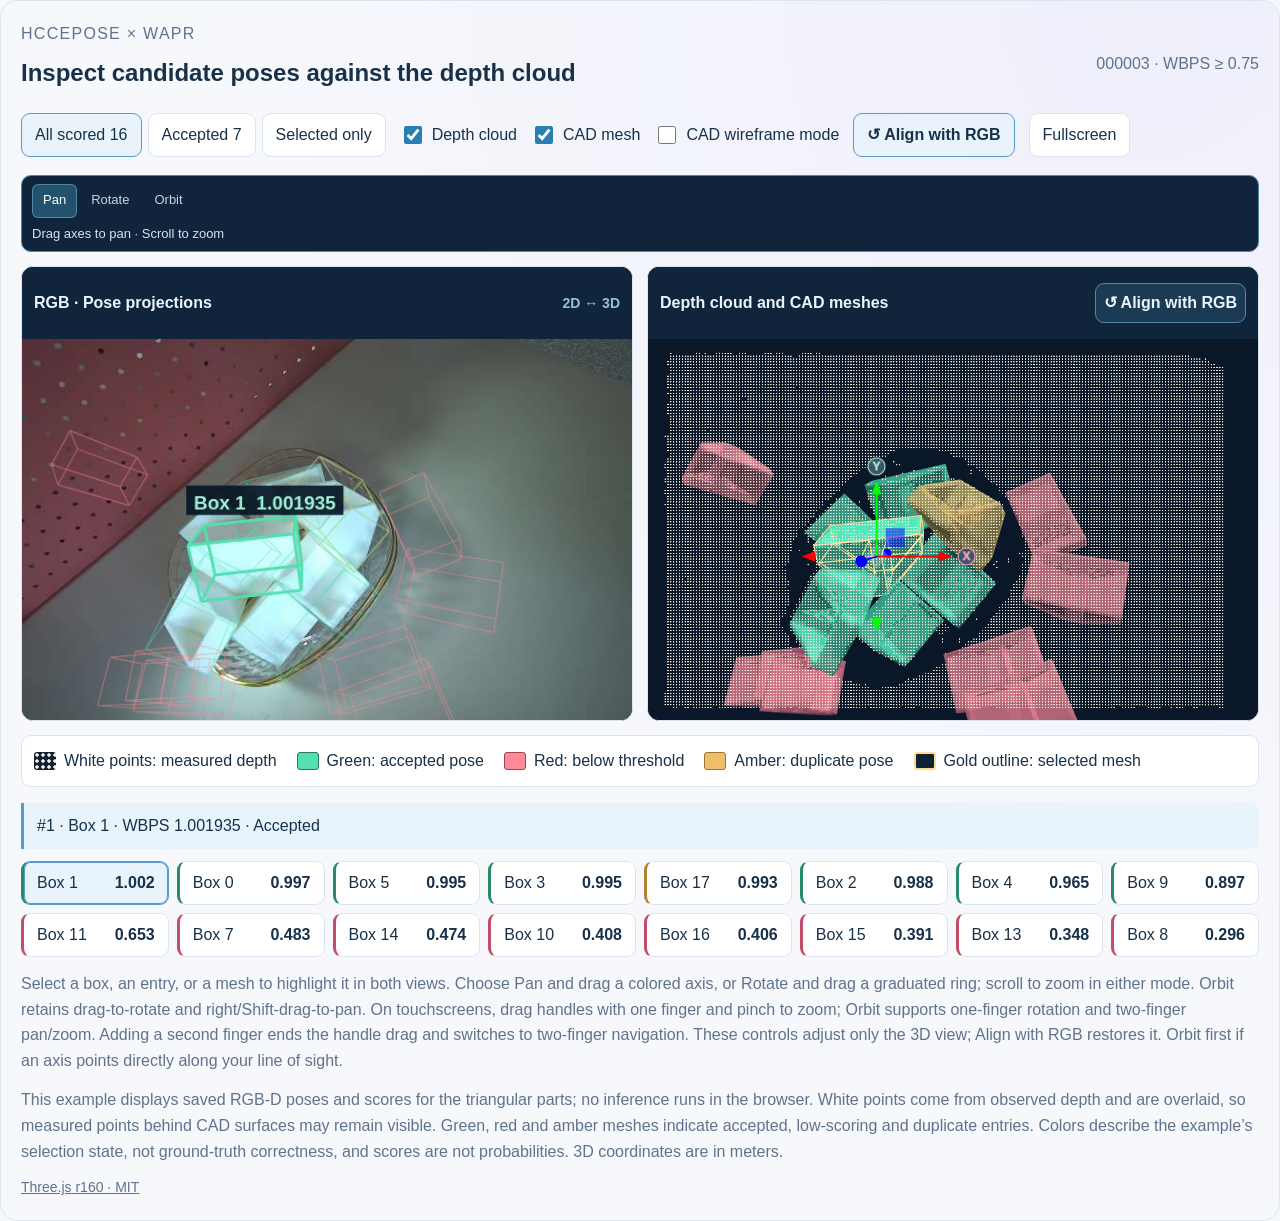
<file: docs/assets/wapr-viewer/index.html>
<!DOCTYPE html>

<html data-lang="en" data-theme="light" lang="en">
<head>
<meta charset="utf-8"/>
<meta content="width=device-width,initial-scale=1" name="viewport"/>
<title>HCCEPose + WAPR · RGB-D / 3D</title>
<link href="viewer.css?v=view-feedback-cache-20261117" rel="stylesheet"/>
<link rel="canonical" href="https://wangyulin-seu.github.io/hccepose/assets/docs/assets/wapr-viewer/index.html">
</head>
<body>
<main class="studio">
<header class="studio-heading"><div><span class="eyebrow">HCCEPOSE × WAPR</span><h1><span class="zh">查看候选位姿与深度点云</span><span class="en">Inspect candidate poses against the depth cloud</span></h1></div><span class="frame" id="scene-label">000003 · WBPS ≥ 0.75</span></header>
<div aria-label="显示选项" class="toolbar" data-label-en="Display controls" data-label-zh="显示选项">
<div aria-label="候选位姿筛选" class="mode-switch" data-label-en="Filter candidate poses" data-label-zh="候选位姿筛选" role="group">
<button aria-pressed="true" data-mode="all" type="button"><span class="zh">全部已评分 <span data-count="all">16</span></span><span class="en">All scored <span data-count="all">16</span></span></button>
<button aria-pressed="false" data-mode="accepted" type="button"><span class="zh">保留 <span data-count="accepted">7</span></span><span class="en">Accepted <span data-count="accepted">7</span></span></button>
<button aria-pressed="false" data-mode="selected" type="button"><span class="zh">仅看选中项</span><span class="en">Selected only</span></button>
</div>
<label><input checked="" id="cloud-toggle" type="checkbox"/><span class="zh">深度点云</span><span class="en">Depth cloud</span></label>
<label><input checked="" id="mesh-toggle" type="checkbox"/><span class="zh">CAD 网格</span><span class="en">CAD mesh</span></label>
<label data-title-zh="以线框显示 CAD；需要开启 CAD 网格" data-title-en="Show CAD as wireframes; requires CAD meshes to be enabled" title="以线框显示 CAD；需要开启 CAD 网格"><input id="edges-toggle" type="checkbox"/><span class="zh">CAD 线框模式</span><span class="en">CAD wireframe mode</span></label>
<button class="align-button" data-align-image="" data-title-en="Restore the calibrated RGB camera view" data-title-zh="恢复 RGB 相机的标定视角" id="reset" title="恢复 RGB 相机的标定视角" type="button"><span class="zh">↺ 对齐原图</span><span class="en">↺ Align with RGB</span></button>
<button id="fullscreen" type="button"><span class="zh">全屏</span><span class="en">Fullscreen</span></button>
</div>
<div class="view-navigation"><div class="view-tools" role="group" data-label-zh="右侧视图操作" data-label-en="3D view controls" aria-label="右侧视图操作"><button type="button" data-view-tool="translate" aria-pressed="true" disabled><span class="zh">平移</span><span class="en">Pan</span></button><button type="button" data-view-tool="rotate" aria-pressed="false" disabled><span class="zh">旋转</span><span class="en">Rotate</span></button><button type="button" data-view-tool="orbit" aria-pressed="false" disabled><span class="zh">自由查看</span><span class="en">Orbit</span></button></div><output id="view-feedback" aria-live="off"></output><p id="view-help"></p></div>
<div class="views">
<section class="view"><h2><span class="zh">RGB · 位姿投影</span><span class="en">RGB · Pose projections</span><span class="view-tag">2D ↔ 3D</span></h2><canvas aria-label="点击图中的框以选择三维网格" data-label-en="Select a box to highlight its 3D mesh" data-label-zh="点击图中的框以选择三维网格" height="400" id="photo" tabindex="0" width="640"></canvas></section>
<section class="view"><h2><span class="zh">深度点云与 CAD 网格</span><span class="en">Depth cloud and CAD meshes</span><button class="view-align" data-align-image="" data-title-en="Restore the calibrated RGB camera view" data-title-zh="恢复 RGB 相机的标定视角" title="恢复 RGB 相机的标定视角" type="button"><span class="zh">↺ 对齐原图</span><span class="en">↺ Align with RGB</span></button></h2><div class="cloud-stage"><canvas aria-describedby="view-help" aria-label="深度点云与 CAD 三维视图" data-label-en="3D view of the depth cloud and CAD meshes" data-label-zh="深度点云与 CAD 三维视图" id="cloud" tabindex="0"></canvas><div id="loading" role="status"><span class="spinner"></span><span class="zh">正在准备三维场景…</span><span class="en">Preparing 3D scene…</span></div></div></section>
</div>
<div aria-label="图例" class="geometry-legend" data-label-en="Legend" data-label-zh="图例">
<span><i aria-hidden="true" class="legend-points"></i><span class="zh">白点：实测深度</span><span class="en">White points: measured depth</span></span>
<span><i aria-hidden="true" class="legend-mesh legend-pass"></i><span class="zh">绿色：保留的位姿</span><span class="en">Green: accepted pose</span></span>
<span><i aria-hidden="true" class="legend-mesh legend-fail"></i><span class="zh">红色：低于阈值</span><span class="en">Red: below threshold</span></span>
<span><i aria-hidden="true" class="legend-mesh legend-duplicate"></i><span class="zh">橙色：重复位姿</span><span class="en">Amber: duplicate pose</span></span>
<span><i aria-hidden="true" class="legend-selected"></i><span class="zh">金色轮廓：当前选中</span><span class="en">Gold outline: selected mesh</span></span>
</div>
<p aria-live="polite" class="selection" id="selection"><span class="zh">正在读取已保存的位姿和评分…</span><span class="en">Reading saved poses and scores…</span></p>
<div aria-label="选择已评分的位姿" class="instances" data-label-en="Select a scored pose" data-label-zh="选择已评分的位姿" id="instances" role="group"></div>
<p class="hint"><span class="zh">点击图中的框、下方条目或三维网格可同步高亮。右侧选“平移”后拖彩色轴，选“旋转”后拖刻度环，滚轮始终缩放；“自由查看”保留拖动旋转、右键或 Shift 拖动平移。手机可单指拖动轴或环，双指缩放；“自由查看”支持单指旋转和双指平移/缩放。拖轴或环时加入第二指，会结束单指操作并转为双指查看。操作仅调整右侧视图，点击“对齐原图”恢复。若某条轴正对视线，先用“自由查看”转动视角。</span><span class="en">Select a box, an entry, or a mesh to highlight it in both views. Choose Pan and drag a colored axis, or Rotate and drag a graduated ring; scroll to zoom in either mode. Orbit retains drag-to-rotate and right/Shift-drag-to-pan. On touchscreens, drag handles with one finger and pinch to zoom; Orbit supports one-finger rotation and two-finger pan/zoom. Adding a second finger ends the handle drag and switches to two-finger navigation. These controls adjust only the 3D view; Align with RGB restores it. Orbit first if an axis points directly along your line of sight.</span></p>
<p class="note"><span class="zh">本示例展示已保存的三角块 RGB-D 位姿和评分，浏览器不执行推理。白色散点来自观测深度，叠加显示时 CAD 后方的测量点也可能可见；绿、红、橙色网格分别标记保留、低分和重复项。颜色表示示例筛选状态，不是真值对错；评分也不是概率。三维坐标以米为单位。</span><span class="en">This example displays saved RGB-D poses and scores for the triangular parts; no inference runs in the browser. White points come from observed depth and are overlaid, so measured points behind CAD surfaces may remain visible. Green, red and amber meshes indicate accepted, low-scoring and duplicate entries. Colors describe the example’s selection state, not ground-truth correctness, and scores are not probabilities. 3D coordinates are in meters.</span></p>
<a class="license" href="THREE-LICENSE.txt" rel="noopener" target="_blank">Three.js r160 · MIT</a>
</main>
<script src="viewer.js?v=english-default-20261118" type="module"></script>
</body>
</html>
</file>
<file: docs/assets/wapr-viewer/viewer.css>
/* Match the parent blue/purple studio palette; scores also use explicit pass/fail words.
   延续父页面青蓝紫配色，接收状态同时使用文字和绿/红色，不只依赖颜色。 */
:root { color-scheme: light; font-family: -apple-system, BlinkMacSystemFont, "Segoe UI", "Microsoft YaHei", sans-serif; --bg: #f6f8fc; --panel: #fff; --text: #183149; --muted: #60738b; --line: #dbe5f0; --active: #e8f3fb; }
:root[data-theme="dark"] { color-scheme: dark; --bg: #111d2c; --panel: #172638; --text: #ecf5ff; --muted: #b0c0d5; --line: #31455e; --active: #21435d; }
* { box-sizing: border-box; }
body { margin: 0; color: var(--text); background: var(--bg); font-size: 16px; line-height: 1.6; }
html[data-lang="zh"] .en, html[data-lang="en"] .zh { display: none; }
.studio { padding: 20px; border: 1px solid var(--line); border-radius: 18px; background: radial-gradient(ellipse at 90% 0, #9b87ed14, transparent 55%), var(--bg); }
.studio-heading { display: flex; flex-wrap: wrap; gap: 10px 20px; justify-content: space-between; align-items: center; }
.eyebrow { color: var(--muted); letter-spacing: .08em; font-size: 16px; }
h1 { margin: 8px 0 16px; font-size: 24px; line-height: 1.5; }
.frame { color: var(--muted); font-variant-numeric: tabular-nums; }
.toolbar { display: flex; flex-wrap: wrap; align-items: center; gap: 10px 14px; margin: 6px 0 18px; }
button, label { font: inherit; }
button { min-height: 44px; padding: 8px 13px; border: 1px solid var(--line); border-radius: 9px; background: var(--panel); color: var(--text); cursor: pointer; }
button:hover, button[aria-pressed="true"] { border-color: #569bcc; background: var(--active); }
button:disabled { opacity: .45; cursor: not-allowed; border-color: var(--line); background: var(--panel); }
.align-button { border-color: #569bcc; background: var(--active); font-weight: 650; }
button:focus-visible, canvas:focus-visible, input:focus-visible { outline: 3px solid #6fa6d8; outline-offset: 3px; }
.mode-switch { display: flex; flex-wrap: wrap; gap: 6px; }
.toolbar label { display: inline-flex; gap: 7px; align-items: center; min-height: 44px; cursor: pointer; }
input { width: 18px; height: 18px; accent-color: #287fb1; }
/* Share the natural header row across both panes, including wrapped translations.
   双栏共用自然高度的标题行；翻译换行时一起增高，保持两张画布的起点一致。 */
.views { display: grid; grid-template-columns: repeat(2, minmax(0, 1fr)); grid-template-rows: auto auto; gap: 0 14px; }
.view { display: grid; grid-template-rows: subgrid; grid-row: span 2; overflow: hidden; min-width: 0; border: 1px solid var(--line); border-radius: 12px; background: #081423; }
h2 { display: flex; flex-wrap: wrap; justify-content: space-between; gap: 8px; align-items: center; min-height: 72px; margin: 0; padding: 12px; font-size: 16px; line-height: 1.5; color: #eaf4ff; background: #10253b; }
/* Wrap the reset button before a narrow pane squeezes its translated title into a column.
   窄画框先让复位按钮换行，避免英文标题被挤成细长的一列。 */
h2 > .zh, h2 > .en { flex: 1 1 150px; }
.view-align { flex-shrink: 0; min-height: 40px; padding: 5px 8px; font-size: 16px; color: #eaf4ff; border-color: #5287a9; background: #1a3b53; }
.view-align:hover { color: #fff; background: #24516e; }
.view-tag { color: #91c3df; font-size: 14px; white-space: nowrap; }
canvas { display: block; width: 100%; aspect-ratio: 8 / 5; touch-action: none; }
.cloud-stage { position: relative; }
/* Keep tools and instructions outside the image, even when one pane is only 248px wide.
   控件与提示放在画布外；单个画框仅248px宽时，也不遮住坐标轴或工件。 */
.view-navigation { display: flex; flex-wrap: wrap; align-items: center; gap: 6px 12px; margin-bottom: 14px; padding: 8px 10px; border: 1px solid #5287a9; border-radius: 10px; background: #10253b; }
.view-tools { display: flex; gap: 3px; }
.view-tools button { min-height: 34px; padding: 5px 10px; font-size: 13px; border: 1px solid transparent; border-radius: 6px; color: #c0d5e6; background: transparent; }
.view-tools button:hover, .view-tools button[aria-pressed="true"] { color: #fff; border-color: #79bde280; background: #24516e; }
.view-tools button:disabled { opacity: .55; background: transparent; border-color: transparent; }
#view-help { flex-basis: 100%; margin: 0; color: #d2e5f2; font-size: 13px; line-height: 1.5; }
#view-feedback { flex: 1; min-width: 130px; min-height: 20px; line-height: 20px; color: #fff1b3; font-size: 13px; font-variant-numeric: tabular-nums; text-align: right; }
/* Reserve feedback space so starting a drag cannot move the canvas underneath the pointer.
   反馈区始终占位，避免开始拖拽时画布移动到指针下方而发生跳变。 */
#view-feedback:empty { visibility: hidden; }
@media (pointer: coarse) { .view-tools button { min-height: 40px; } }
#loading { position: absolute; inset: 0; display: flex; gap: 10px; align-items: center; justify-content: center; padding: 16px; color: #eef6ff; background: #081423dd; }
#loading[hidden] { display: none; }
.spinner { width: 24px; height: 24px; flex-shrink: 0; border: 2px solid #91c3df40; border-top-color: #91d7ff; border-radius: 50%; animation: spin 1s linear infinite; }
@keyframes spin { to { transform: rotate(360deg); } }
.selection { min-height: 46px; margin: 16px 0 12px; padding: 10px 13px; border-left: 3px solid #569bcc; border-radius: 0 8px 8px 0; background: var(--active); font-variant-numeric: tabular-nums; }
.geometry-legend { display: flex; flex-wrap: wrap; gap: 10px 20px; margin-top: 14px; padding: 12px; border: 1px solid var(--line); border-radius: 10px; background: var(--panel); font-size: 16px; }
.geometry-legend > span { display: inline-flex; align-items: center; gap: 8px; }
.geometry-legend i { display: inline-block; flex-shrink: 0; width: 22px; height: 18px; border-radius: 3px; background-color: #102235; }
.legend-points { background-image: radial-gradient(circle, #fff2df 1.5px, transparent 1.8px); background-size: 6px 6px; }
.geometry-legend .legend-pass { background: #53dfb1; border: 1px solid #2d795e; }
.geometry-legend .legend-fail { background: #ff8997; border: 1px solid #9d4356; }
.geometry-legend .legend-duplicate { background: #f0bd69; border: 1px solid #9d7537; }
.geometry-legend .legend-selected { border: 2px solid #ffdc91; }
.instances { display: grid; grid-template-columns: repeat(auto-fit, minmax(136px, 1fr)); gap: 8px; }
.instances button { display: flex; justify-content: space-between; gap: 8px; align-items: center; border-left: 3px solid #278b68; font-variant-numeric: tabular-nums; font-size: 16px; }
.instances button[data-pass="false"] { border-left-color: #c14d68; }
.instances button[data-status="suppressed"] { border-left-color: #b68131; }
.instances button[aria-pressed="true"] { box-shadow: inset 0 0 0 1px #569bcc; }
.instances .score { font-weight: 650; }
.hint, .note { color: var(--muted); font-size: 16px; margin: 14px 0 0; }
.license { display: inline-block; margin-top: 12px; color: var(--muted); font-size: 14px; }
@media (max-width: 620px) { .studio { padding: 12px; } .views { grid-template-columns: minmax(0, 1fr); grid-template-rows: auto; gap: 14px; } .view { display: block; grid-row: auto; } .view > .view-navigation { margin: 0; border-radius: 0; border-width: 1px 0; } h1 { font-size: 22px; } }
@media (prefers-reduced-motion: reduce) { .spinner { animation: none; } }

/* Keep homepage previews inside the same media frame as images and videos.
   首页紧凑预览沿用图片/视频的固定画框，完整查看器仍保留双栏和全部控件。 */
html[data-compact="true"], html[data-compact="true"] body { height: 100%; overflow: hidden; background: #091729; }
html[data-compact="true"] .studio { padding: 0; border: 0; border-radius: 0; background: #091729; }
html[data-compact="true"] .studio-heading,
html[data-compact="true"] .toolbar,
html[data-compact="true"] .view-navigation,
html[data-compact="true"] .view:first-child,
html[data-compact="true"] .view > h2,
html[data-compact="true"] .geometry-legend,
html[data-compact="true"] .selection,
html[data-compact="true"] .instances,
html[data-compact="true"] .hint,
html[data-compact="true"] .note,
html[data-compact="true"] .license { display: none; }
html[data-compact="true"] .view-tools { display: none; }
html[data-compact="true"] .views, html[data-compact="true"] .view { display: block; border: 0; border-radius: 0; }
html[data-compact="true"] .cloud-stage { height: 100vh; display: flex; justify-content: center; align-items: center; }
html[data-compact="true"] #cloud { width: auto; height: auto; max-width: 100%; max-height: 100%; }
</file>
